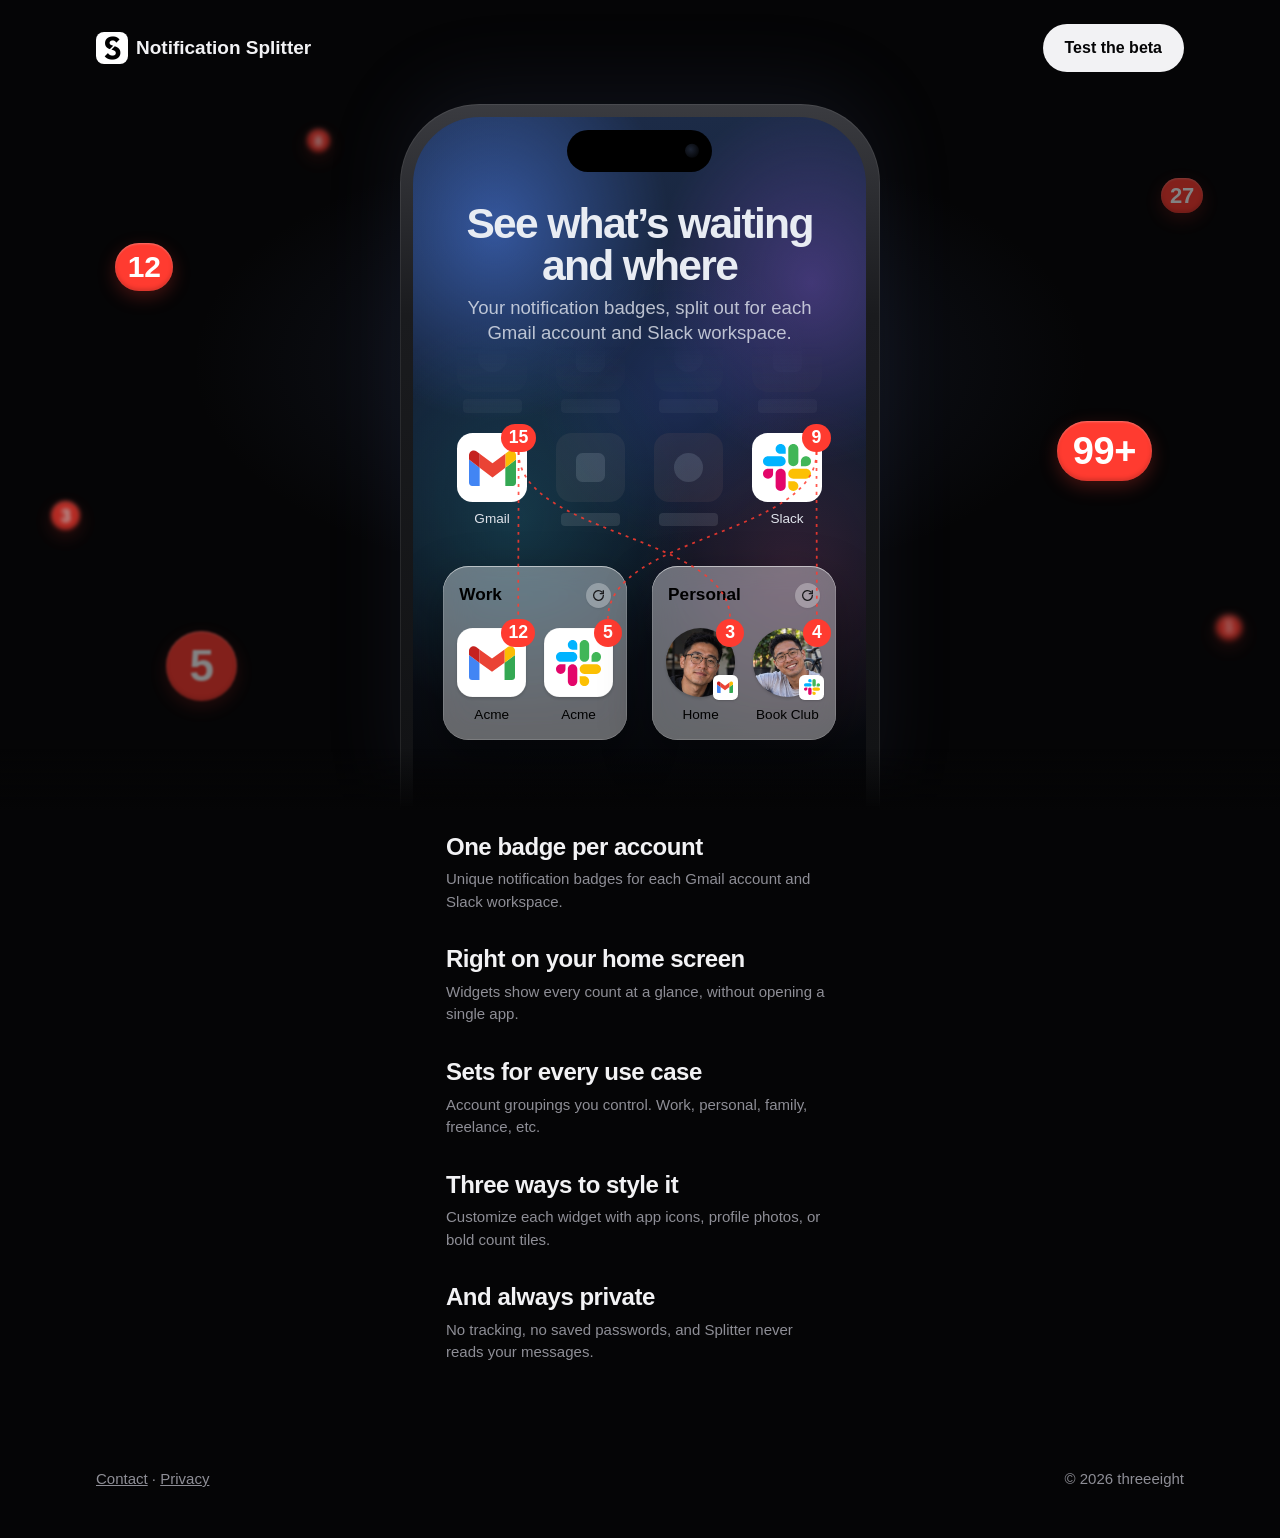
<file: splitter/index.html>
<!doctype html>
<html lang="en">
<head>
<meta charset="utf-8">
<meta name="viewport" content="width=device-width, initial-scale=1">
<title>Notification Splitter: see what’s waiting and where</title>
<meta name="description" content="Separate notification badges for each Gmail account and Slack workspace on your iPhone Home Screen, organized however you like.">
<meta property="og:title" content="Notification Splitter">
<meta property="og:description" content="See what’s waiting and where. Separate notification badges for each Gmail account and Slack workspace, organized however you like.">
<meta property="og:image" content="https://threeeightco.github.io/splitter/assets/icon.png">
<meta name="theme-color" content="#050506">
<link rel="icon" href="assets/icon.png">
<link rel="apple-touch-icon" href="assets/icon.png">
<link rel="stylesheet" href="../kit/tokens.css">
<link rel="stylesheet" href="../kit/base.css">
<link rel="stylesheet" href="brand.css">
<style>
  /* Always night. The page is a phone; the badges it splits float around it. */
  :root { color-scheme: dark; --ink: #f2f2f4; --paper: #050506; --muted: #8e8e96; --line: #222226; --surface: #111114;
    --badge: #ff3b30; --widget: #eaeaea; --plate: #ffffff; --display-tracking: -0.04em; }

  .stage { position: relative; overflow: hidden; padding-top: var(--s2); container-type: inline-size;
    background: radial-gradient(50% 40% at 50% 45%, rgba(70, 90, 140, 0.22), transparent 70%), var(--paper); }
  .stage .nav { position: relative; z-index: 3; }
  /* Apple's badge, unmodified: at least 40px tall, with a quarter of its height clear on every side. */
  .store-badge { display: block; }
  .store-badge img { height: 52px; width: auto; }
  @media (max-width: 560px) { .store-badge img { height: 44px; } }
  /* Beta: a white pill where the badge was. It opens a small sheet with a QR code to scan
     with an iPhone, and the TestFlight link for anyone already on one. */
  .button.beta { background: var(--ink); color: var(--paper); white-space: nowrap; }
  /* On phones the longer name and the button share one row: both shrink a little and neither wraps. */
  @media (max-width: 560px) {
    .nav-brand { font-size: 15px; white-space: nowrap; }
    .nav-brand img { width: 28px; height: 28px; border-radius: 7px; }
    .button.beta { font-size: 14px; padding: 9px 14px; }
  }
  /* The smallest phones have no room for both on one line, so the name wraps instead. */
  @media (max-width: 359px) { .nav-brand { white-space: normal; line-height: 1.15; } }
  /* --qr is the QR tile's width. */
  .qr-sheet { --qr: max(120px, min(200px, calc(100dvh - 324px)));
    width: min(360px, calc(100vw - 32px)); padding: 28px var(--s4) var(--s4); border: 1px solid var(--line);
    border-radius: 24px; background: var(--surface); color: var(--ink); text-align: center; }
  .qr-sheet::backdrop { background: rgba(0, 0, 0, 0.6); backdrop-filter: blur(6px); -webkit-backdrop-filter: blur(6px); }
  /* On windows too short for the whole sheet, only the QR shrinks, so the sheet never scrolls. */
  .qr-sheet .qr { width: var(--qr); margin: 0 auto; padding: 12px; border-radius: 16px; background: #fff; }
  /* height: auto keeps the image square; its 200px height attribute otherwise stretched the white tile taller than wide. */
  .qr-sheet .qr img { width: 100%; height: auto; image-rendering: pixelated; }
  .qr-sheet p { color: var(--muted); font-size: 15px; text-wrap: pretty; }
  .qr-sheet #beta-hint { margin-top: var(--s3); }
  .qr-sheet .divider { height: 1px; margin: 22px calc(-1 * var(--s4)); border: 0; background: var(--line); }
  .qr-sheet .open { margin-top: var(--s3); width: 100%; justify-content: center; }
  .qr-sheet .close { position: absolute; top: 8px; right: 8px; display: grid; place-items: center; width: 28px; height: 28px;
    border: 0; border-radius: 50%; background: none; color: var(--muted); cursor: pointer; }
  .qr-sheet .close:hover { color: var(--ink); background: var(--line); }
  .qr-sheet .close svg { width: 14px; height: 14px; }

  /* The phone, at iPhone proportions: everything inside is sized in screen widths (cqi of .screen),
     so a 60pt icon on a 393pt screen stays about 15% of the width at any size. */
  .phone { --w: min(480px, 100cqi - 32px); position: relative; z-index: 2; width: var(--w); margin: var(--s3) auto 0;
    border-radius: calc(var(--w) * 0.165) calc(var(--w) * 0.165) 0 0; padding: calc(var(--w) * 0.028) calc(var(--w) * 0.028) 0;
    background: linear-gradient(180deg, #3a3b40, #1a1b1e 30%, #111214);
    box-shadow: inset 0 0 0 1px rgba(255,255,255,0.08), 0 -20px 80px rgba(80, 100, 160, 0.12); }
  .screen { position: relative; container-type: inline-size; overflow: hidden;
    border-radius: calc(var(--w) * 0.14) calc(var(--w) * 0.14) 0 0; padding: 2.8% 0 15%;
    /* A soft mesh: a few blurred colour pools over the old blue-to-black fall-off, kept faint. */
    background:
      radial-gradient(55% 40% at 18% 16%, rgba(70, 116, 214, 0.62), transparent 70%),
      radial-gradient(50% 38% at 88% 24%, rgba(124, 82, 196, 0.42), transparent 70%),
      radial-gradient(42% 30% at 58% 40%, rgba(64, 92, 200, 0.22), transparent 72%),
      radial-gradient(55% 40% at 22% 58%, rgba(38, 132, 150, 0.30), transparent 72%),
      radial-gradient(48% 36% at 84% 66%, rgba(176, 72, 110, 0.22), transparent 72%),
      linear-gradient(180deg, #1c2b47 0%, #132036 40%, #0b111c 70%, #050506 100%);
    display: flex; flex-direction: column; align-items: center; text-align: center; }

  /* A plain Dynamic Island: 126 × 37pt on a 393pt screen. */
  .island { width: 32cqi; height: 9.4cqi; background: #000; border-radius: 999px; position: relative; }
  .island::after { content: ""; position: absolute; right: 9%; top: 50%; width: 3.2cqi; aspect-ratio: 1;
    transform: translateY(-50%); border-radius: 50%; background: radial-gradient(circle at 40% 40%, #1d2433, #07090d 70%); }

  .phone .display { font-size: 9.4cqi; line-height: 1; color: #e8ecf3; margin-top: 6.5cqi; }
  /* The subhead runs as wide as the icon grid below it. */
  .phone .lede { position: relative; z-index: 4; width: 86.8cqi; font-size: 4.1cqi; line-height: 1.35; color: rgba(232, 236, 243, 0.78); margin: 1.8cqi 0 0; text-wrap: pretty; }

  /* One Home Screen grid, four columns, shared by the icons and the widgets so each child sits under its column. */
  .home { position: relative; width: 86.8cqi; display: grid; gap: 8cqi; margin-top: 2cqi; }  /* iOS side margins: 26pt each on 393pt */
  .cols { display: grid; grid-template-columns: repeat(4, 1fr); row-gap: 4.4cqi; }
  .app { display: grid; justify-items: center; gap: 1.6cqi; font-size: 3cqi; color: #dfe3ea; }
  .plate { position: relative; width: 15.3cqi; aspect-ratio: 1; border-radius: 22.5%; display: grid; place-items: center; }
  .app .plate { background: #fff; }
  .app .plate img { width: 68%; }
  .ghost { opacity: 0.2; filter: saturate(0.4); }
  /* The top row of the grid fades in from nothing and tucks up behind the subhead. */
  .faded { grid-column: 1 / -1; display: grid; grid-template-columns: repeat(4, 1fr); margin-top: -7cqi;
    -webkit-mask-image: linear-gradient(to bottom, transparent 25%, rgba(0, 0, 0, 0.4)); mask-image: linear-gradient(to bottom, transparent 25%, rgba(0, 0, 0, 0.4)); }
  .ghost .plate { background: var(--tint); }
  .ghost .plate::after { content: ""; width: 42%; aspect-ratio: 1; border-radius: var(--r, 50%); background: rgba(255,255,255,0.75); }
  .ghost i { width: 60%; height: 1em; border-radius: 0.3em; background: rgba(255,255,255,0.5); }

  .badge { position: absolute; display: grid; place-items: center; min-width: 1.6em; height: 1.6em; padding: 0 0.42em;
    border-radius: 999px; background: var(--badge); color: #fff; font-weight: 600; font-variant-numeric: tabular-nums;
    letter-spacing: -0.01em; line-height: 1; }
  .plate .badge { top: -0.5em; right: -0.5em; font-size: 3.9cqi; z-index: 2; }

  /* Two small widgets, Icons style, each named by its owner. A small widget spans two icon columns.
     Light-mode plates and text as the app draws them, on a faded glass panel for the page. */
  .widgets { display: grid; grid-template-columns: 1fr 1fr; gap: 5.4cqi; }
  .wcell { display: grid; }
  .widget { position: relative; z-index: 2; width: 100%; display: grid; grid-template-columns: 1fr 1fr; grid-template-rows: auto auto; row-gap: 4.4cqi; align-items: start;
    background: rgba(234, 234, 234, 0.42); border-radius: 5.6cqi; padding: 3.6cqi 1.2cqi 3.4cqi;
    -webkit-backdrop-filter: blur(16px) saturate(1.5); backdrop-filter: blur(16px) saturate(1.5);
    box-shadow: inset 0 1px 0 rgba(255,255,255,0.45), inset 0 0 0 0.5px rgba(255,255,255,0.3), 0 20px 50px rgba(0,0,0,0.35); }
  /* The title the owner typed, top left, with the refresh button opposite: as the app draws it. */
  .wtitle { grid-column: 1 / -1; align-self: start; display: flex; align-items: center; justify-content: space-between;
    padding-inline: 2.4cqi; font-size: 3.8cqi; font-weight: 600; color: #000; text-align: left; }
  .wtitle svg { width: 1.45em; height: 1.45em; padding: 0.3em; border-radius: 50%; background: rgba(255,255,255,0.3); stroke: #1c1c1e; box-shadow: 0 1px 2px rgba(0,0,0,0.08); fill: none; stroke-width: 2.2; stroke-linecap: round; }
  .widget .plate { background: var(--plate); box-shadow: inset 0 0 0 0.5px rgba(0,0,0,0.06), 0 1.5px 3px rgba(0,0,0,0.16); }
  .widget .plate img { width: 66%; }
  /* Photos style, as the app draws it: the face fills a circle, the service's icon sits on the
     circle's edge at 45° (a white squircle 36% of the face), and the count stays top right. */
  .widget .plate.photo { background: none; box-shadow: none; }
  .widget .plate.photo img.face { width: 100%; height: 100%; border-radius: 50%; object-fit: cover;
    box-shadow: inset 0 0 0 0.5px rgba(0,0,0,0.06), 0 1.5px 3px rgba(0,0,0,0.16); }
  .svc { position: absolute; right: -0.5cqi; bottom: -0.5cqi; width: 5.5cqi; aspect-ratio: 1; border-radius: 22.5%;
    background: #fff; display: grid; place-items: center; box-shadow: 0 1px 2px rgba(0,0,0,0.16); }
  .widget .plate .svc img { width: 64%; }
  .widget .app { color: #000; }

  /* The split: dashed threads from each parent badge to its children, with the numbers travelling down them. */
  .threads { position: absolute; inset: 0; width: 100%; height: 100%; overflow: visible; pointer-events: none; z-index: 3; }
  .threads path { fill: none; stroke: var(--badge); stroke-width: 1.75; stroke-dasharray: 3 5; opacity: 0.85; animation: flow 1.6s linear infinite; }
  @keyframes flow { to { stroke-dashoffset: -16; } }
  .traveller { position: absolute; left: 0; top: 0; z-index: 4; font-size: 3.3cqi; offset-rotate: 0deg; offset-anchor: center; opacity: 0; }

  /* Badges floating around the phone, at different depths. */
  .float { position: absolute; z-index: 1; font-size: var(--size); box-shadow: 0 6px 18px rgba(255,59,48,0.25), inset 0 -2px 4px rgba(0,0,0,0.18), inset 0 1px 2px rgba(255,255,255,0.3);
    filter: blur(var(--blur, 0)); opacity: var(--o, 1); animation: bob var(--dur, 9s) ease-in-out infinite alternate; }
  /* Same durations, bigger travel: --amp scales every badge's drift. */
  .float { --amp: 1.8; }
  @keyframes bob { from { transform: translate(0, 0) rotate(-5deg); }
    to { transform: translate(calc(var(--dx, 6px) * var(--amp)), calc(var(--dy, -14px) * var(--amp))) rotate(5deg); } }
  @media (prefers-reduced-motion: reduce) { .float, .threads path { animation: none; } }
  @media (max-width: 560px) { .float.wide { display: none; } }
  /* 24px side gutters on phones; the phone shrinks to match. */
  @media (max-width: 560px) { .page { padding-inline: 24px; } .phone { --w: min(480px, 100cqi - 48px); } }
  /* On phones the 27 hangs off the phone's right edge, half tucked behind the bezel. */
  @media (max-width: 560px) { .float.edge { right: 2px !important; top: 26% !important; font-size: 15px; } }

  .footer { border-top: 0; }
  .footer a { color: inherit; }  /* links match the copyright text */
  .fade { position: absolute; left: 0; right: 0; bottom: 0; height: 60px; z-index: 2; background: linear-gradient(transparent, var(--paper)); pointer-events: none; }

  .facts { display: grid; gap: var(--s5); max-width: 420px; margin-inline: auto; }
  .facts div { padding-top: 0; }
  .facts h3 { font-size: 24px; letter-spacing: -0.02em; line-height: 1.15; margin-bottom: var(--s2); }
  .facts p { color: var(--muted); font-size: 15px; }
</style>
</head>
<body>
<header class="stage">
  <div class="page">
    <nav class="nav">
      <a class="nav-brand" href="./"><img src="assets/icon.png" alt="">Notification Splitter</a>
      <!-- App Store badge, hidden during the beta. To restore it, put this back in place of the Test the beta button:
      <span class="store-badge"><img src="../kit/app-store-badge.svg" alt="Download on the App Store" height="52"></span>
      -->
      <a class="button beta" id="beta-open" href="https://testflight.apple.com/join/wKgCeqm5">Test the beta</a>
    </nav>
  </div>

  <!-- floating badges: size, position, depth -->
  <span class="badge float wide" style="--size:30px; left:9%; top:30%; --dur:8s" aria-hidden="true">12</span>
  <span class="badge float" style="--size:18px; left:4%; top:62%; --blur:2px; --o:.7; --dur:11s; --dy:10px" aria-hidden="true">3</span>
  <span class="badge float wide" style="--size:44px; left:13%; top:78%; --blur:1px; --o:.5; --dur:10s" aria-hidden="true">5</span>
  <span class="badge float edge" style="--size:22px; right:6%; top:22%; --o:.5; --dur:7s; --dx:-6px" aria-hidden="true">27</span>
  <span class="badge float wide" style="--size:38px; right:10%; top:52%; --dur:12s" aria-hidden="true">99+</span>
  <span class="badge float" style="--size:16px; right:3%; top:76%; --blur:3px; --o:.6; --dur:9s" aria-hidden="true">1</span>
  <span class="badge float wide" style="--size:14px; left:24%; top:16%; --blur:2.5px; --o:.55; --dur:13s" aria-hidden="true">8</span>

  <div class="page">
    <div class="phone">
      <div class="screen">
        <div class="island" aria-hidden="true"></div>
        <h1 class="display">See what’s waiting<br>and where</h1>
        <p class="lede">Your notification badges, split out for each Gmail account and Slack workspace.</p>

        <div class="home" id="home" role="img" aria-label="Gmail's badge of 15 splits into 12 for Acme and 3 for Home. Slack's badge of 9 splits into 5 for Acme and 4 for Book Club. Two widgets, named Work and Personal, show them.">
          <svg class="threads" id="threads" aria-hidden="true"></svg>

          <div class="cols" aria-hidden="true">
            <div class="faded">
              <div class="app ghost" style="--tint:#4b6a8a"><div class="plate"></div><i></i></div>
              <div class="app ghost" style="--tint:#6e5a86; --r:22%"><div class="plate"></div><i></i></div>
              <div class="app ghost" style="--tint:#3f7a6a"><div class="plate"></div><i></i></div>
              <div class="app ghost" style="--tint:#8a6a4b; --r:22%"><div class="plate"></div><i></i></div>
            </div>
            <div class="app" data-parent="gmail"><div class="plate"><img src="assets/gmail.svg" alt=""><span class="badge">15</span></div>Gmail</div>
            <div class="app ghost" style="--tint:#556070; --r:22%"><div class="plate"></div><i></i></div>
            <div class="app ghost" style="--tint:#7a4b5b"><div class="plate"></div><i></i></div>
            <div class="app" data-parent="slack"><div class="plate"><img src="assets/slack.svg" alt=""><span class="badge">9</span></div>Slack</div>
          </div>

          <div class="widgets" aria-hidden="true">
            <div class="wcell">
              <div class="widget">
                <div class="wtitle">Work<svg viewBox="0 0 24 24" aria-hidden="true"><path d="M20 12a8 8 0 1 1-2.34-5.66M20 4v5h-5"/></svg></div>
                <div class="app" data-child="gmail"><div class="plate"><img src="assets/gmail.svg" alt=""><span class="badge">12</span></div>Acme</div>
                <div class="app" data-child="slack"><div class="plate"><img src="assets/slack.svg" alt=""><span class="badge">5</span></div>Acme</div>
              </div>
            </div>
            <div class="wcell">
              <div class="widget">
                <div class="wtitle">Personal<svg viewBox="0 0 24 24" aria-hidden="true"><path d="M20 12a8 8 0 1 1-2.34-5.66M20 4v5h-5"/></svg></div>
                <div class="app" data-child="gmail"><div class="plate photo"><img class="face" src="assets/face-home.jpg" alt=""><span class="svc"><img src="assets/gmail.svg" alt=""></span><span class="badge">3</span></div>Home</div>
                <div class="app" data-child="slack"><div class="plate photo"><img class="face" src="assets/face-bookclub.jpg" alt=""><span class="svc"><img src="assets/slack.svg" alt=""></span><span class="badge">4</span></div>Book Club</div>
              </div>
            </div>
          </div>
        </div>

      </div>
    </div>
  </div>
  <div class="fade"></div>
</header>

<section class="section" style="padding-top: var(--s4)">
  <div class="page facts">
    <div><h3>One badge per account</h3><p>Unique notification badges for each Gmail account and Slack workspace.</p></div>
    <div><h3>Right on your home screen</h3><p>Widgets show every count at a glance, without opening a single app.</p></div>
    <div><h3>Sets for every use case</h3><p>Account groupings you control. Work, personal, family, freelance, etc.</p></div>
    <div><h3>Three ways to style it</h3><p>Customize each widget with app icons, profile photos, or bold count tiles.</p></div>
    <div><h3>And always private</h3><p>No tracking, no saved passwords, and Splitter never reads your messages.</p></div>
  </div>
</section>

<dialog class="qr-sheet" id="beta-sheet" aria-labelledby="beta-hint">
  <div class="qr"><img src="assets/testflight-qr.svg" alt="QR code for the Splitter TestFlight beta" width="200" height="200"></div>
  <p id="beta-hint">Scan with your camera to join the beta.</p>
  <hr class="divider">
  <p class="already">Already on your iPhone?</p>
  <a class="button beta open" href="https://testflight.apple.com/join/wKgCeqm5">Open in TestFlight</a>
  <button class="close" type="button" id="beta-close" aria-label="Close"><svg viewBox="0 0 14 14" aria-hidden="true"><path d="M1 1l12 12M13 1L1 13" stroke="currentColor" stroke-width="2" stroke-linecap="round"/></svg></button>
</dialog>

<footer class="footer" id="support">
  <div class="page">
    <span><a href="#contact" id="contact" data-u="madebythreeeight" data-d="gmail.com">Contact</a> · <a href="privacy.html">Privacy</a></span>
    <span>© 2026 threeeight</span>
  </div>
</footer>

<script>
  /* Draw a thread from each parent badge to each of its children's badges, then
     send a copy of each child's number down its thread, one after another. */
  const home = document.getElementById("home"), svg = document.getElementById("threads");
  const reduce = matchMedia("(prefers-reduced-motion: reduce)");
  let routes = [];

  /* The threads sit above the widget glass, so each runs from the bottom edge of the parent's badge
     to the top edge of the child's, never across a badge. */
  function edge(el, side) {
    const r = el.getBoundingClientRect(), h = home.getBoundingClientRect();
    return { x: r.left + r.width / 2 - h.left, y: (side === "top" ? r.top : r.bottom) - h.top };
  }
  function layout() {
    routes = [];
    svg.innerHTML = "";
    home.querySelectorAll("[data-child]").forEach((child) => {
      const parent = home.querySelector(`[data-parent="${child.dataset.child}"] .badge`);
      const badge = child.querySelector(".badge");
      const a = edge(parent, "bottom"), b = edge(badge, "top"), mid = (a.y + b.y) / 2;
      const d = `M ${a.x} ${a.y} C ${a.x} ${mid}, ${b.x} ${mid}, ${b.x} ${b.y}`;
      const path = document.createElementNS("http://www.w3.org/2000/svg", "path");
      path.setAttribute("d", d);
      svg.appendChild(path);
      routes.push({ d, label: badge.textContent });
    });
  }

  function send() {
    if (reduce.matches || document.hidden) return;
    routes.forEach((r, i) => {
      const t = document.createElement("span");
      t.className = "badge traveller";
      t.textContent = r.label;
      t.style.offsetPath = `path("${r.d}")`;
      home.appendChild(t);
      t.animate([
        { offsetDistance: "0%", opacity: 0, transform: "scale(1.15)" },
        { offsetDistance: "18%", opacity: 0, offset: 0.18 },
        { offsetDistance: "30%", opacity: 1, offset: 0.3 },
        { offsetDistance: "88%", opacity: 1, offset: 0.88 },
        { offsetDistance: "100%", opacity: 0, transform: "scale(0.9)" },
      ], { duration: 2200, delay: i * 260, easing: "cubic-bezier(.45,0,.25,1)", fill: "both" })
        .finished.then(() => t.remove());
    });
  }

  layout();
  new ResizeObserver(layout).observe(home);
  if (CSS.supports("offset-path", 'path("M0 0 L1 1")')) { send(); setInterval(send, 4200); }
</script>
<script>
  /* The address is joined only on click, so it never appears in the page as written. */
  document.getElementById("contact").addEventListener("click", (e) => {
    e.preventDefault();
    const a = e.currentTarget;
    location.href = "mailto:" + a.dataset.u + "@" + a.dataset.d;
  });
</script>
<script>
  /* The beta button opens the QR sheet instead of following its link; without script it stays a plain link. */
  const sheet = document.getElementById("beta-sheet");
  document.getElementById("beta-open").addEventListener("click", (e) => { e.preventDefault(); sheet.showModal(); });
  document.getElementById("beta-close").addEventListener("click", () => sheet.close());
  sheet.addEventListener("click", (e) => {
    const r = sheet.getBoundingClientRect();
    if (e.clientX < r.left || e.clientX > r.right || e.clientY < r.top || e.clientY > r.bottom) sheet.close();
  });
</script>
</body>
</html>
</file>
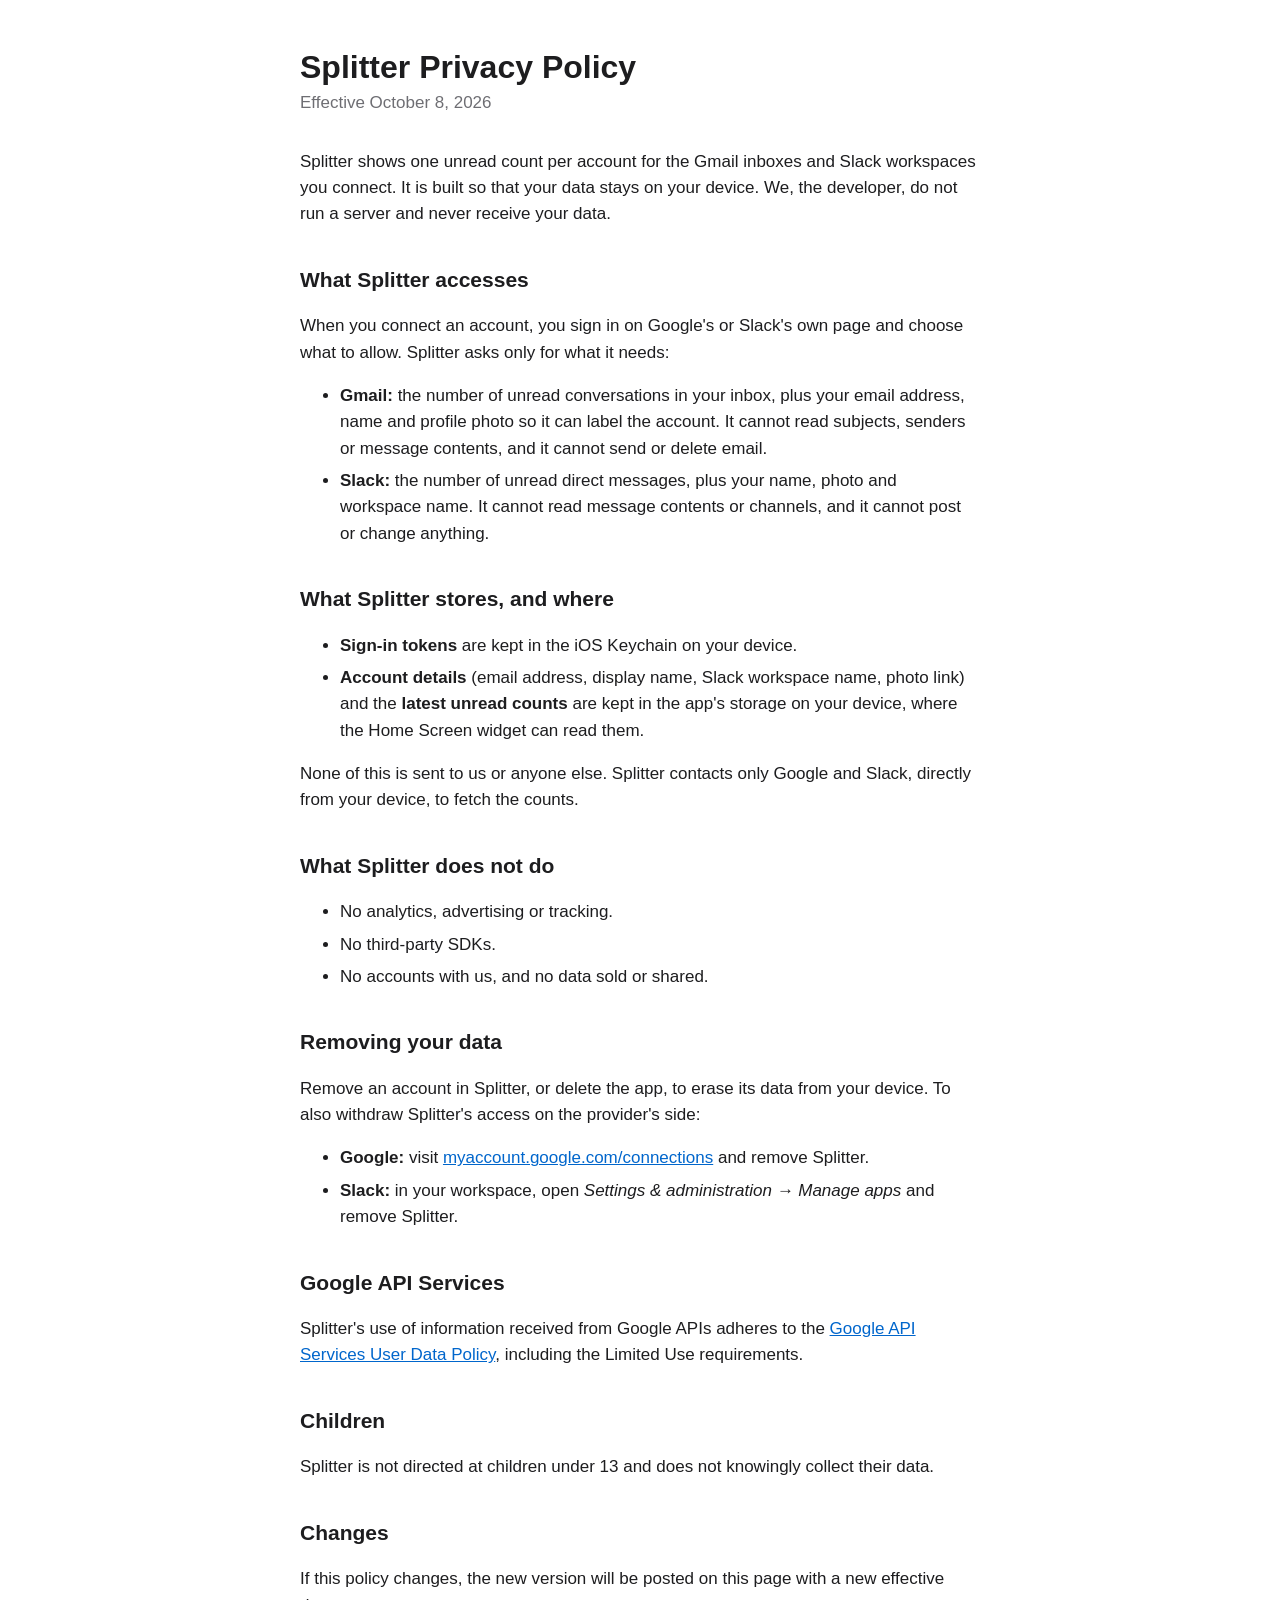
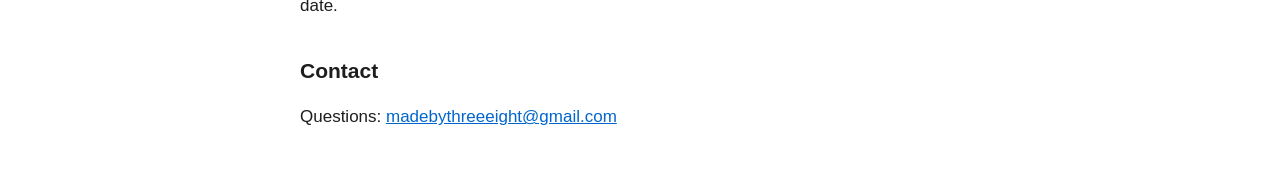
<file: splitter/privacy.html>
<!DOCTYPE html>
<html lang="en">
<head>
<meta charset="utf-8">
<meta name="viewport" content="width=device-width, initial-scale=1">
<title>Splitter Privacy Policy</title>
<style>
  :root { color-scheme: light dark; --fg: #1d1d1f; --muted: #6e6e73; --bg: #fff; --link: #0066cc; }
  @media (prefers-color-scheme: dark) { :root { --fg: #f5f5f7; --muted: #a1a1a6; --bg: #000; --link: #2997ff; } }
  body { font: 17px/1.55 -apple-system, BlinkMacSystemFont, "Helvetica Neue", sans-serif; color: var(--fg); background: var(--bg); margin: 0; padding: 48px 16px; }
  main { max-width: 680px; margin: 0 auto; }
  h1 { font-size: 32px; line-height: 1.2; margin: 0 0 4px; }
  h2 { font-size: 21px; margin: 36px 0 8px; }
  .date { color: var(--muted); margin: 0 0 32px; }
  a { color: var(--link); }
  li { margin-bottom: 6px; }
  code { font-size: 15px; }
</style>
</head>
<body>
<main>
<h1>Splitter Privacy Policy</h1>
<p class="date">Effective October 8, 2026</p>

<p>Splitter shows one unread count per account for the Gmail inboxes and Slack workspaces you connect. It is built so that your data stays on your device. We, the developer, do not run a server and never receive your data.</p>

<h2>What Splitter accesses</h2>
<p>When you connect an account, you sign in on Google's or Slack's own page and choose what to allow. Splitter asks only for what it needs:</p>
<ul>
  <li><strong>Gmail:</strong> the number of unread conversations in your inbox, plus your email address, name and profile photo so it can label the account. It cannot read subjects, senders or message contents, and it cannot send or delete email.</li>
  <li><strong>Slack:</strong> the number of unread direct messages, plus your name, photo and workspace name. It cannot read message contents or channels, and it cannot post or change anything.</li>
</ul>

<h2>What Splitter stores, and where</h2>
<ul>
  <li><strong>Sign-in tokens</strong> are kept in the iOS Keychain on your device.</li>
  <li><strong>Account details</strong> (email address, display name, Slack workspace name, photo link) and the <strong>latest unread counts</strong> are kept in the app's storage on your device, where the Home Screen widget can read them.</li>
</ul>
<p>None of this is sent to us or anyone else. Splitter contacts only Google and Slack, directly from your device, to fetch the counts.</p>

<h2>What Splitter does not do</h2>
<ul>
  <li>No analytics, advertising or tracking.</li>
  <li>No third-party SDKs.</li>
  <li>No accounts with us, and no data sold or shared.</li>
</ul>

<h2>Removing your data</h2>
<p>Remove an account in Splitter, or delete the app, to erase its data from your device. To also withdraw Splitter's access on the provider's side:</p>
<ul>
  <li><strong>Google:</strong> visit <a href="https://myaccount.google.com/connections">myaccount.google.com/connections</a> and remove Splitter.</li>
  <li><strong>Slack:</strong> in your workspace, open <em>Settings &amp; administration → Manage apps</em> and remove Splitter.</li>
</ul>

<h2>Google API Services</h2>
<p>Splitter's use of information received from Google APIs adheres to the <a href="https://developers.google.com/terms/api-services-user-data-policy">Google API Services User Data Policy</a>, including the Limited Use requirements.</p>

<h2>Children</h2>
<p>Splitter is not directed at children under 13 and does not knowingly collect their data.</p>

<h2>Changes</h2>
<p>If this policy changes, the new version will be posted on this page with a new effective date.</p>

<h2>Contact</h2>
<p>Questions: <a href="mailto:madebythreeeight@gmail.com">madebythreeeight@gmail.com</a></p>
</main>
</body>
</html>
</file>
<file: kit/tokens.css>
/* landing-kit tokens. The whole design system.
   An app overrides only the "per-app" block, in its own brand.css. */

:root {
  color-scheme: light dark;

  /* Type: one stack, four sizes */
  --font: -apple-system, BlinkMacSystemFont, "SF Pro Display", "Helvetica Neue", Helvetica, Arial, sans-serif;
  --mono: ui-monospace, "SF Mono", Menlo, Consolas, monospace;
  --t-display: clamp(48px, 9vw, 88px);
  --t-title: clamp(28px, 4.5vw, 40px);
  --t-body: clamp(17px, 1.6vw, 19px);
  --t-label: 12px;

  /* Color: five neutral roles */
  --ink: #111112;
  --paper: #ffffff;
  --muted: #6e6e73;
  --line: #e3e3e6;
  --surface: #f4f4f5;

  /* Space: 8-pt scale */
  --s1: 4px;
  --s2: 8px;
  --s3: 16px;
  --s4: 24px;
  --s5: 32px;
  --s6: 48px;
  --s7: 72px;
  --s8: 120px;
  --measure: 680px;
  --wide: 1120px;

  /* Shape */
  --radius: 999px;

  /* Per-app: brand.css may override these and nothing else */
  --accent: var(--ink);
  --hero-bg: var(--paper);
  --hero-ink: var(--ink);
  --shot-radius: 28px;
  --display-tracking: -0.035em;
}

@media (prefers-color-scheme: dark) {
  :root {
    --ink: #f5f5f7;
    --paper: #0b0b0c;
    --muted: #9a9aa0;
    --line: #2a2a2e;
    --surface: #18181a;
  }
}
</file>
<file: kit/base.css>
/* landing-kit base. Reset plus layout primitives. Uses only tokens. */

*, *::before, *::after { box-sizing: border-box; }
html { -webkit-text-size-adjust: 100%; }
body {
  margin: 0;
  font: 400 var(--t-body)/1.5 var(--font);
  color: var(--ink);
  background: var(--paper);
  -webkit-font-smoothing: antialiased;
  overflow-x: hidden;
}
img { max-width: 100%; display: block; }
a { color: inherit; }
h1, h2, h3, p, ul, dl { margin: 0; }

/* Page container: 16px gutters on phones */
.page { width: 100%; max-width: var(--wide); margin: 0 auto; padding: 0 var(--s3); }
.measure { max-width: var(--measure); }

/* Nav: icon, name, download */
.nav { display: flex; align-items: center; justify-content: space-between; gap: var(--s3); padding: var(--s3) 0; }
.nav-brand { display: flex; align-items: center; gap: var(--s2); font-weight: 600; text-decoration: none; }
.nav-brand img { width: 32px; height: 32px; border-radius: 8px; }

/* Text styles */
.display {
  font-size: var(--t-display);
  font-weight: 700;
  line-height: 1;
  letter-spacing: var(--display-tracking);
  text-wrap: balance;
}
.title { font-size: var(--t-title); font-weight: 700; line-height: 1.1; letter-spacing: -0.02em; text-wrap: balance; }
.lede { color: var(--muted); text-wrap: pretty; }
.label { font-size: var(--t-label); font-weight: 600; letter-spacing: 0.08em; text-transform: uppercase; color: var(--muted); }

/* Hero */
.hero { background: var(--hero-bg); color: var(--hero-ink); padding: var(--s7) 0 var(--s6); }
.hero > .page > * + * { margin-top: var(--s4); }

/* Button */
.button {
  display: inline-flex; align-items: center; gap: var(--s2);
  padding: 12px 22px; border-radius: var(--radius);
  background: var(--accent); color: var(--paper);
  font-weight: 600; font-size: 16px; text-decoration: none;
}
.button:hover { opacity: 0.85; }

/* Feature grid: small header + a sentence or two */
.features { display: grid; gap: var(--s5) var(--s4); grid-template-columns: repeat(auto-fit, minmax(240px, 1fr)); }
.feature h3 { font-size: 17px; font-weight: 700; margin-bottom: var(--s1); }
.feature p { color: var(--muted); font-size: 16px; }

/* Shot: an image, or a labelled placeholder at the right aspect ratio */
.shot {
  display: grid; place-items: center;
  border-radius: var(--shot-radius);
  background: var(--surface);
  color: var(--muted); font: 500 var(--t-label)/1 var(--mono); letter-spacing: 0.06em; text-transform: uppercase;
  overflow: hidden;
}
.shot-phone { aspect-ratio: 9 / 19.5; width: min(300px, 70%); }
.shot-widgets { aspect-ratio: 16 / 10; width: 100%; }
.shot-wide { aspect-ratio: 16 / 9; width: 100%; }

/* Band: full-width section with an alternate background */
.band { background: var(--surface); }
.section { padding: var(--s7) 0; }

/* Footer: support, privacy, copyright */
.footer { border-top: 1px solid var(--line); padding: var(--s5) 0 var(--s6); font-size: 15px; color: var(--muted); }
.footer .page { display: flex; flex-wrap: wrap; gap: var(--s2) var(--s4); justify-content: space-between; }
.footer a { color: var(--ink); }
</file>
<file: splitter/brand.css>
/* Splitter brand: black and white, like the icon. */
:root {
  --accent: var(--ink);
  --shot-radius: 32px;
}
</file>
